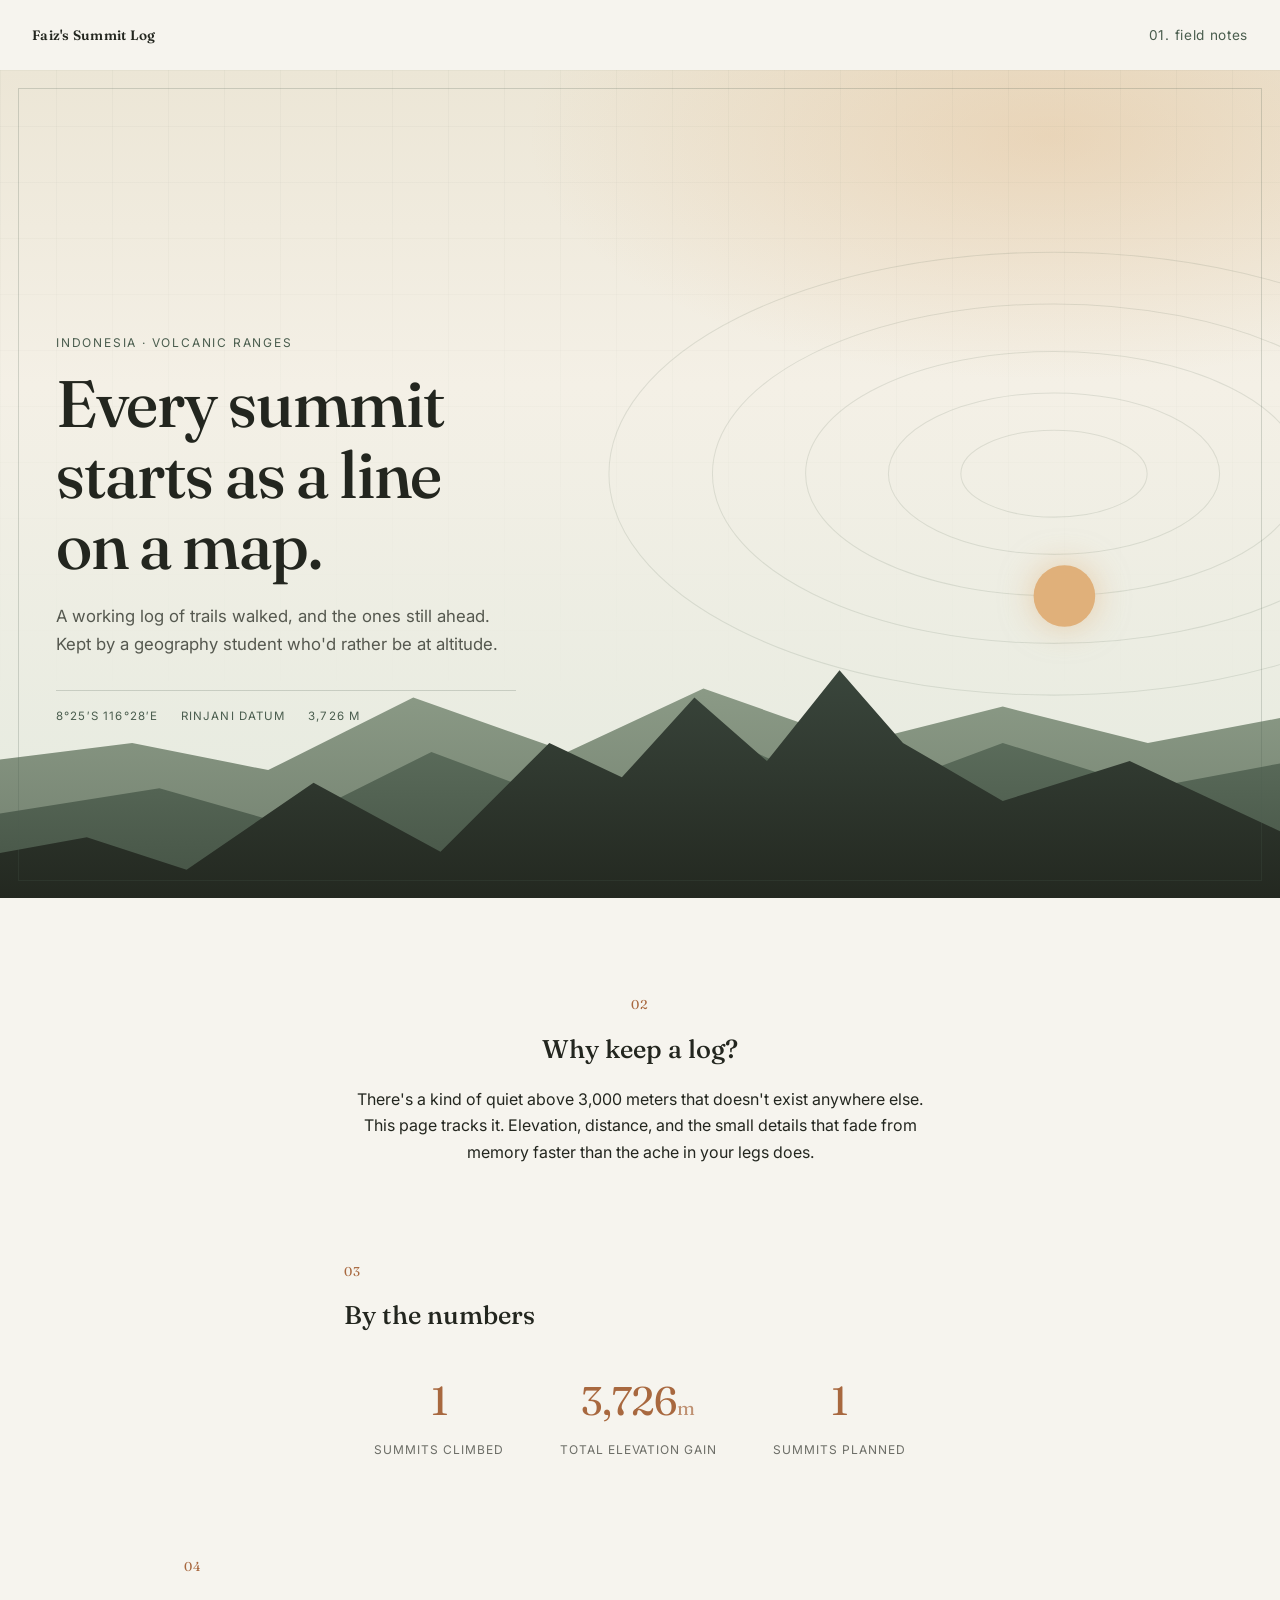
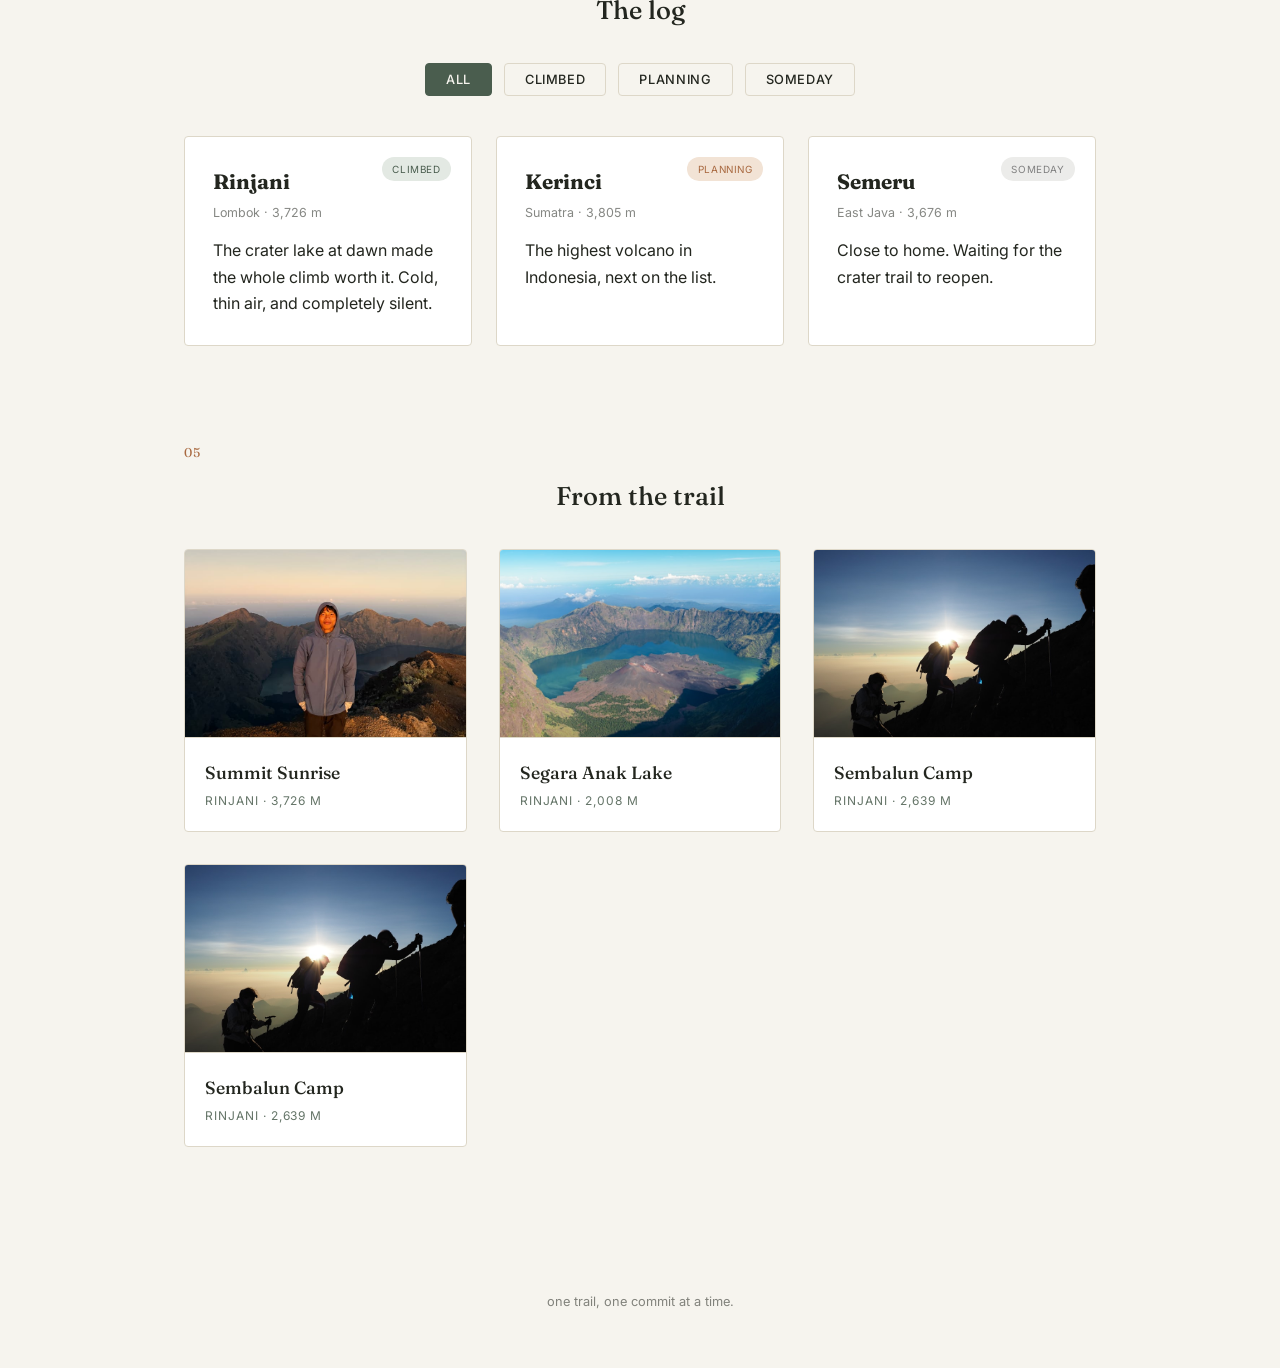
<file: index.html>
<!DOCTYPE html>
<html lang="en">
<head>
  <meta charset="UTF-8">
  <meta name="viewport" content="width=device-width, initial-scale=1.0">
  <title>Summit Log — Faiz</title>
  <link rel="preconnect" href="https://fonts.googleapis.com">
  <link href="https://fonts.googleapis.com/css2?family=Fraunces:opsz,wght@9..144,400;9..144,500;9..144,600&family=Inter:wght@400;500;600&display=swap" rel="stylesheet">
  <link rel="stylesheet" href="style.css">
</head>
<body>

  <nav class="topnav">
    <span class="logo">Faiz's Summit Log</span>
    <span class="nav-tag">01. field notes</span>
  </nav>

  <header class="hero">
    <div class="hero-map" aria-hidden="true">
      <svg class="topo" viewBox="0 0 1440 800" preserveAspectRatio="xMidYMid slice">
        <g fill="none" stroke="#4a5d4e" stroke-opacity="0.16" stroke-width="1">
          <ellipse cx="1120" cy="390" rx="90" ry="42"/>
          <ellipse cx="1120" cy="390" rx="160" ry="78"/>
          <ellipse cx="1120" cy="390" rx="240" ry="118"/>
          <ellipse cx="1120" cy="390" rx="330" ry="164"/>
          <ellipse cx="1120" cy="390" rx="430" ry="214"/>
        </g>
      </svg>
      <svg class="skyline" viewBox="0 0 1440 420" preserveAspectRatio="xMidYMax slice">
        <defs>
          <linearGradient id="rangeFar" x1="0" y1="0" x2="0" y2="1">
            <stop offset="0%" stop-color="#8b9a86"/>
            <stop offset="100%" stop-color="#6f7d6c"/>
          </linearGradient>
          <linearGradient id="rangeMid" x1="0" y1="0" x2="0" y2="1">
            <stop offset="0%" stop-color="#5c6d5c"/>
            <stop offset="100%" stop-color="#445244"/>
          </linearGradient>
          <linearGradient id="rangeNear" x1="0" y1="0" x2="0" y2="1">
            <stop offset="0%" stop-color="#3a463c"/>
            <stop offset="100%" stop-color="#232820"/>
          </linearGradient>
        </defs>
        <circle class="hero-sun" cx="1188" cy="86" r="34" fill="#e0b07a"/>
        <path fill="url(#rangeFar)" d="M0 420 V268 L160 248 L310 278 L470 198 L640 258 L790 188 L960 248 L1120 208 L1280 248 L1440 218 V420 Z"/>
        <path fill="url(#rangeMid)" d="M0 420 V328 L190 298 L330 338 L490 258 L650 318 L800 238 L960 308 L1120 248 L1280 298 L1440 268 V420 Z"/>
        <path fill="url(#rangeNear)" d="M0 420 V372 L110 352 L220 388 L360 292 L500 368 L620 248 L700 286 L780 198 L860 268 L940 168 L1010 248 L1120 312 L1260 268 L1440 352 V420 Z"/>
      </svg>
    </div>
    <div class="hero-content">
      <p class="eyebrow">Indonesia · Volcanic ranges</p>
      <h1>Every summit<br>starts as a line<br>on a map.</h1>
      <p class="subtitle">A working log of trails walked, and the ones still ahead. Kept by a geography student who'd rather be at altitude.</p>
      <ul class="hero-coords">
        <li>8°25′S 116°28′E</li>
        <li>Rinjani datum</li>
        <li>3,726 m</li>
      </ul>
    </div>
  </header>

  <section class="about reveal-on-scroll">
    <span class="section-number">02</span>
    <div class="about-text">
      <h2>Why keep a log?</h2>
      <p>
        There's a kind of quiet above 3,000 meters that doesn't exist anywhere else.
        This page tracks it. Elevation, distance, and the small details that fade
        from memory faster than the ache in your legs does.
      </p>
    </div>
  </section>

  <section class="elevation reveal-on-scroll">
    <span class="section-number">03</span>
    <h2>By the numbers</h2>
    <div class="stats-auto">
      <div class="stat-auto-card">
        <span class="stat-auto-number" id="stat-climbed">-</span>
        <span class="stat-auto-label">Summits Climbed</span>
      </div>
      <div class="stat-auto-card">
        <span class="stat-auto-number" id="stat-elevation">-</span>
        <span class="stat-auto-label">Total Elevation Gain</span>
      </div>
      <div class="stat-auto-card">
        <span class="stat-auto-number" id="stat-planned">-</span>
        <span class="stat-auto-label">Summits Planned</span>
      </div>
    </div>
  </section>

  <section class="mountains reveal-on-scroll">
    <span class="section-number">04</span>
    <h2>The log</h2>
    <div class="filter-buttons">
      <button class="filter-btn active" data-filter="all">All</button>
      <button class="filter-btn" data-filter="climbed">Climbed</button>
      <button class="filter-btn" data-filter="planning">Planning</button>
      <button class="filter-btn" data-filter="someday">Someday</button>
    </div>
    <div class="card-grid">
      <!-- Dynamically loaded from mountains.json -->
    </div>
  </section>

  <section class="gallery reveal-on-scroll">
    <span class="section-number">05</span>
    <h2>From the trail</h2>
    <div class="gallery-grid">
      <!-- Dynamically loaded from photos.json -->
    </div>
  </section>

  <footer class="site-footer">
    <p> one trail, one commit at a time. </p>
  </footer>

  <script src="script.js"></script>
</body>
</html>
</file>
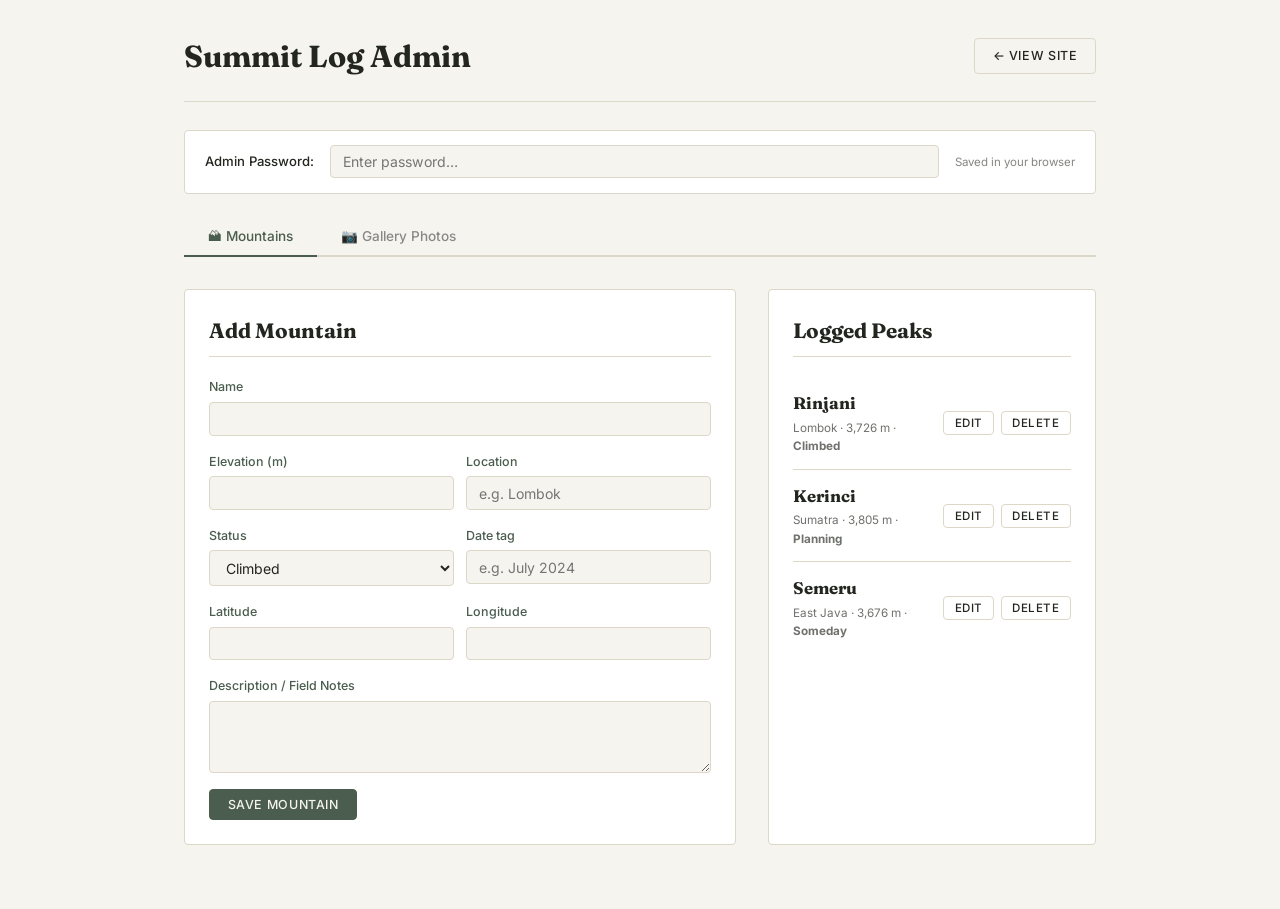
<file: admin/index.html>
<!DOCTYPE html>
<html lang="en">
<head>
  <meta charset="UTF-8">
  <meta name="viewport" content="width=device-width, initial-scale=1.0">
  <title>Admin Dashboard — Summit Log</title>
  <link rel="preconnect" href="https://fonts.googleapis.com">
  <link href="https://fonts.googleapis.com/css2?family=Fraunces:opsz,wght@9..144,400;9..144,500;9..144,600&family=Inter:wght@400;500;600&display=swap" rel="stylesheet">
  <style>
    :root {
      --ink: #23261f; --paper: #f6f4ee; --moss: #4a5d4e;
      --clay: #a8683f; --line: #ddd7c8; --card: #ffffff;
    }
    * { box-sizing: border-box; margin: 0; padding: 0; }
    body { font-family: 'Inter', sans-serif; background: var(--paper); color: var(--ink); line-height: 1.6; }

    /* ── Layout ── */
    .admin-wrap { max-width: 960px; margin: 0 auto; padding: 2rem 1.5rem 4rem; }
    .admin-topbar {
      display: flex; justify-content: space-between; align-items: center;
      border-bottom: 1px solid var(--line); padding-bottom: 1.25rem; margin-bottom: 1.75rem;
    }
    .admin-topbar h1 { font-family: 'Fraunces', serif; font-size: 1.9rem; }
    .btn {
      font-family: 'Inter', sans-serif; font-size: 0.78rem; font-weight: 500;
      text-transform: uppercase; letter-spacing: 0.05em; padding: 0.45rem 1.1rem;
      border: 1px solid var(--line); background: transparent; color: var(--ink);
      border-radius: 4px; cursor: pointer; transition: all 0.2s;
      text-decoration: none; display: inline-block;
    }
    .btn:hover { background: var(--moss); color: var(--paper); border-color: var(--moss); }
    .btn.danger:hover { background: var(--clay); color: var(--paper); border-color: var(--clay); }
    .btn.primary { background: var(--moss); color: var(--paper); border-color: var(--moss); }
    .btn.primary:hover { opacity: 0.85; }

    /* ── Auth bar ── */
    .auth-bar {
      display: flex; align-items: center; gap: 1rem; flex-wrap: wrap;
      background: var(--card); border: 1px solid var(--line); border-radius: 4px;
      padding: 0.9rem 1.25rem; margin-bottom: 1.5rem;
    }
    .auth-bar label { font-size: 0.82rem; font-weight: 500; white-space: nowrap; }
    .field {
      padding: 0.45rem 0.75rem; border: 1px solid var(--line); background: var(--paper);
      color: var(--ink); border-radius: 4px; font-family: 'Inter', sans-serif; font-size: 0.88rem;
    }
    .auth-bar .field { flex: 1; min-width: 180px; }
    .auth-hint { font-size: 0.72rem; opacity: 0.55; }

    /* ── Tabs ── */
    .tabs { display: flex; gap: 0; border-bottom: 2px solid var(--line); margin-bottom: 2rem; }
    .tab-btn {
      font-family: 'Inter', sans-serif; font-size: 0.85rem; font-weight: 500;
      padding: 0.65rem 1.5rem; border: none; background: transparent; cursor: pointer;
      border-bottom: 2px solid transparent; margin-bottom: -2px; color: #888;
      transition: all 0.2s;
    }
    .tab-btn.active { color: var(--moss); border-bottom-color: var(--moss); }
    .tab-panel { display: none; }
    .tab-panel.active { display: block; }

    /* ── Status msg ── */
    #status-box {
      padding: 0.75rem 1rem; border-radius: 4px; font-size: 0.85rem;
      margin-bottom: 1.25rem; display: none;
    }
    #status-box.success { background: #e3e9e3; color: var(--moss); border: 1px solid var(--moss); display: block; }
    #status-box.error   { background: #f2e3d5; color: var(--clay); border: 1px solid var(--clay); display: block; }

    /* ── Two-column layout ── */
    .two-col { display: grid; grid-template-columns: 1fr 1.15fr; gap: 2rem; }
    @media (max-width: 700px) { .two-col { grid-template-columns: 1fr; } }

    /* ── Panel card ── */
    .panel-card {
      background: var(--card); border: 1px solid var(--line);
      border-radius: 4px; padding: 1.5rem;
    }
    .panel-card h2 {
      font-family: 'Fraunces', serif; font-size: 1.3rem;
      border-bottom: 1px solid var(--line); padding-bottom: 0.6rem; margin-bottom: 1.25rem;
    }

    /* ── Form ── */
    .form-group { display: flex; flex-direction: column; gap: 0.3rem; margin-bottom: 1rem; }
    .form-group label { font-size: 0.78rem; font-weight: 500; color: var(--moss); }
    .form-row { display: grid; grid-template-columns: 1fr 1fr; gap: 0.75rem; }
    textarea.field { resize: vertical; min-height: 72px; }
    select.field { cursor: pointer; }
    .form-actions { display: flex; gap: 0.6rem; margin-top: 0.5rem; flex-wrap: wrap; }

    /* ── Image preview ── */
    .img-preview-wrap {
      margin-top: 0.5rem; border: 1px dashed var(--line); border-radius: 4px;
      background: #f0ede5; overflow: hidden; height: 120px; display: flex;
      align-items: center; justify-content: center;
    }
    .img-preview-wrap img { max-height: 120px; max-width: 100%; object-fit: contain; }
    .img-preview-wrap span { font-size: 0.78rem; opacity: 0.5; }

    /* ── Item list ── */
    .item-list { display: flex; flex-direction: column; gap: 0; }
    .item-row {
      display: flex; justify-content: space-between; align-items: center;
      padding: 0.8rem 0; border-bottom: 1px solid var(--line); gap: 1rem;
    }
    .item-row:last-child { border-bottom: none; }
    .item-info h4 { font-family: 'Fraunces', serif; font-size: 1.05rem; }
    .item-info p { font-size: 0.73rem; opacity: 0.65; margin-top: 0.1rem; }
    .item-thumb {
      width: 52px; height: 36px; object-fit: cover; border-radius: 2px;
      border: 1px solid var(--line); flex-shrink: 0;
    }
    .item-actions { display: flex; gap: 0.4rem; flex-shrink: 0; }
    .item-actions .btn { padding: 0.25rem 0.65rem; font-size: 0.72rem; }
    .empty-msg { font-size: 0.88rem; opacity: 0.55; padding: 0.5rem 0; }
  </style>
</head>
<body>

<div class="admin-wrap">

  <!-- Top bar -->
  <div class="admin-topbar">
    <h1>Summit Log Admin</h1>
    <a href="../" class="btn">← View Site</a>
  </div>

  <!-- Auth -->
  <div class="auth-bar">
    <label for="admin-pass">Admin Password:</label>
    <input type="password" id="admin-pass" class="field" placeholder="Enter password…">
    <span class="auth-hint">Saved in your browser</span>
  </div>

  <!-- Status -->
  <div id="status-box"></div>

  <!-- Tabs -->
  <div class="tabs">
    <button class="tab-btn active" data-tab="mountains">🏔 Mountains</button>
    <button class="tab-btn" data-tab="gallery">📷 Gallery Photos</button>
  </div>

  <!-- ══ TAB: Mountains ══════════════════════════════════════════════════════ -->
  <div id="tab-mountains" class="tab-panel active">
    <div class="two-col">

      <!-- Form -->
      <div class="panel-card">
        <h2 id="mtn-form-title">Add Mountain</h2>
        <form id="mtn-form">
          <input type="hidden" id="mtn-edit-idx" value="-1">

          <div class="form-group">
            <label for="mtn-name">Name</label>
            <input type="text" id="mtn-name" class="field" required>
          </div>

          <div class="form-row">
            <div class="form-group">
              <label for="mtn-elevation">Elevation (m)</label>
              <input type="number" id="mtn-elevation" class="field" required>
            </div>
            <div class="form-group">
              <label for="mtn-location">Location</label>
              <input type="text" id="mtn-location" class="field" placeholder="e.g. Lombok" required>
            </div>
          </div>

          <div class="form-row">
            <div class="form-group">
              <label for="mtn-status">Status</label>
              <select id="mtn-status" class="field" required>
                <option value="climbed">Climbed</option>
                <option value="planning">Planning</option>
                <option value="someday">Someday</option>
              </select>
            </div>
            <div class="form-group">
              <label for="mtn-date">Date tag</label>
              <input type="text" id="mtn-date" class="field" placeholder="e.g. July 2024" required>
            </div>
          </div>

          <div class="form-row">
            <div class="form-group">
              <label for="mtn-lat">Latitude</label>
              <input type="number" step="any" id="mtn-lat" class="field" required>
            </div>
            <div class="form-group">
              <label for="mtn-lng">Longitude</label>
              <input type="number" step="any" id="mtn-lng" class="field" required>
            </div>
          </div>

          <div class="form-group">
            <label for="mtn-desc">Description / Field Notes</label>
            <textarea id="mtn-desc" class="field" required></textarea>
          </div>

          <div class="form-actions">
            <button type="submit" class="btn primary">Save Mountain</button>
            <button type="button" id="mtn-cancel" class="btn" style="display:none">Cancel</button>
          </div>
        </form>
      </div>

      <!-- List -->
      <div class="panel-card">
        <h2>Logged Peaks</h2>
        <div class="item-list" id="mtn-list">
          <p class="empty-msg">Loading…</p>
        </div>
      </div>

    </div>
  </div><!-- /tab-mountains -->

  <!-- ══ TAB: Gallery ═══════════════════════════════════════════════════════ -->
  <div id="tab-gallery" class="tab-panel">
    <div class="two-col">

      <!-- Form -->
      <div class="panel-card">
        <h2 id="gal-form-title">Add Photo</h2>
        <form id="gal-form">
          <input type="hidden" id="gal-edit-idx" value="-1">

          <!-- Image upload -->
          <div class="form-group">
            <label for="gal-file-input">Upload Image</label>
            <input type="file" id="gal-file-input" class="field" accept="image/*">
            <div class="img-preview-wrap" id="gal-img-preview">
              <span>No image selected</span>
            </div>
          </div>

          <!-- Or use existing path -->
          <div class="form-group">
            <label for="gal-filepath">
              Or use existing path &nbsp;<span style="font-weight:400; opacity:.6">(e.g. images/rinjani_summit.jpg)</span>
            </label>
            <input type="text" id="gal-filepath" class="field" placeholder="images/your_photo.jpg">
          </div>

          <div class="form-group">
            <label for="gal-title">Title</label>
            <input type="text" id="gal-title" class="field" required>
          </div>

          <div class="form-group">
            <label for="gal-meta">Meta / Caption</label>
            <input type="text" id="gal-meta" class="field" placeholder="e.g. Rinjani · 3,726 m" required>
          </div>

          <div class="form-actions">
            <button type="submit" class="btn primary">Save Photo</button>
            <button type="button" id="gal-cancel" class="btn" style="display:none">Cancel</button>
          </div>
        </form>
      </div>

      <!-- List -->
      <div class="panel-card">
        <h2>Photo Library</h2>
        <div class="item-list" id="gal-list">
          <p class="empty-msg">Loading…</p>
        </div>
      </div>

    </div>
  </div><!-- /tab-gallery -->

</div><!-- /admin-wrap -->

<script>
// ══════════════════════════════════════════════════════════════════════════════
// Shared helpers
// ══════════════════════════════════════════════════════════════════════════════
const passEl = document.getElementById('admin-pass');
passEl.value = localStorage.getItem('summit_admin_pass') || '';
passEl.addEventListener('input', () => localStorage.setItem('summit_admin_pass', passEl.value));

const statusBox = document.getElementById('status-box');
let statusTimer;
function showStatus(msg, type = 'success') {
  statusBox.textContent = msg;
  statusBox.className = type;
  clearTimeout(statusTimer);
  statusTimer = setTimeout(() => { statusBox.className = ''; statusBox.style.display = 'none'; }, 6000);
}

async function apiPost(endpoint, payload) {
  const res = await fetch(endpoint, {
    method: 'POST',
    headers: { 'Content-Type': 'application/json' },
    body: JSON.stringify({ password: passEl.value, ...payload }),
  });
  const json = await res.json();
  if (!res.ok) throw new Error(json.error || 'Request failed');
  return json;
}

// ── Tabs ──────────────────────────────────────────────────────────────────────
document.querySelectorAll('.tab-btn').forEach(btn => {
  btn.addEventListener('click', () => {
    document.querySelectorAll('.tab-btn').forEach(b => b.classList.remove('active'));
    document.querySelectorAll('.tab-panel').forEach(p => p.classList.remove('active'));
    btn.classList.add('active');
    document.getElementById(`tab-${btn.dataset.tab}`).classList.add('active');
  });
});

// ══════════════════════════════════════════════════════════════════════════════
// Mountains CRUD
// ══════════════════════════════════════════════════════════════════════════════
let mountains = [];

async function loadMountains() {
  try {
    const res = await fetch(`../mountains.json?t=${Date.now()}`);
    mountains = await res.json();
    renderMtnList();
  } catch (e) { showStatus('Failed to load mountains: ' + e.message, 'error'); }
}

function renderMtnList() {
  const el = document.getElementById('mtn-list');
  if (!mountains.length) { el.innerHTML = '<p class="empty-msg">No mountains yet.</p>'; return; }
  el.innerHTML = mountains.map((m, i) => `
    <div class="item-row">
      <div class="item-info">
        <h4>${m.name}</h4>
        <p>${m.location} · ${Number(m.elevation).toLocaleString()} m · <b style="text-transform:capitalize">${m.status}</b></p>
      </div>
      <div class="item-actions">
        <button class="btn" onclick="editMtn(${i})">Edit</button>
        <button class="btn danger" onclick="deleteMtn(${i})">Delete</button>
      </div>
    </div>`).join('');
}

window.editMtn = function(i) {
  const m = mountains[i];
  document.getElementById('mtn-edit-idx').value = i;
  document.getElementById('mtn-name').value = m.name;
  document.getElementById('mtn-elevation').value = m.elevation;
  document.getElementById('mtn-location').value = m.location;
  document.getElementById('mtn-status').value = m.status;
  document.getElementById('mtn-date').value = m.date;
  document.getElementById('mtn-lat').value = m.coords[0];
  document.getElementById('mtn-lng').value = m.coords[1];
  document.getElementById('mtn-desc').value = m.description;
  document.getElementById('mtn-form-title').textContent = `Edit: ${m.name}`;
  document.getElementById('mtn-cancel').style.display = 'inline-block';
  document.getElementById('mtn-name').focus();
};

window.deleteMtn = async function(i) {
  if (!confirm(`Delete "${mountains[i].name}"?`)) return;
  mountains.splice(i, 1);
  await saveMountains();
};

function resetMtnForm() {
  document.getElementById('mtn-form').reset();
  document.getElementById('mtn-edit-idx').value = '-1';
  document.getElementById('mtn-form-title').textContent = 'Add Mountain';
  document.getElementById('mtn-cancel').style.display = 'none';
}

document.getElementById('mtn-cancel').addEventListener('click', resetMtnForm);

document.getElementById('mtn-form').addEventListener('submit', async e => {
  e.preventDefault();
  const idx = parseInt(document.getElementById('mtn-edit-idx').value);
  const entry = {
    name:        document.getElementById('mtn-name').value.trim(),
    elevation:   parseInt(document.getElementById('mtn-elevation').value),
    location:    document.getElementById('mtn-location').value.trim(),
    status:      document.getElementById('mtn-status').value,
    date:        document.getElementById('mtn-date').value.trim(),
    coords:      [parseFloat(document.getElementById('mtn-lat').value), parseFloat(document.getElementById('mtn-lng').value)],
    description: document.getElementById('mtn-desc').value.trim(),
  };
  if (idx === -1) mountains.push(entry); else mountains[idx] = entry;
  await saveMountains();
  resetMtnForm();
});

async function saveMountains() {
  if (!passEl.value) { showStatus('Enter admin password first.', 'error'); return; }
  try {
    await apiPost('../api/update-mountains', { data: mountains });
    showStatus('Mountains saved successfully!');
    renderMtnList();
  } catch (e) { showStatus('Save failed: ' + e.message, 'error'); }
}

// ══════════════════════════════════════════════════════════════════════════════
// Gallery CRUD
// ══════════════════════════════════════════════════════════════════════════════
let photos = [];
let pendingUploadBase64 = null;
let pendingUploadFilename = null;

async function loadPhotos() {
  try {
    const res = await fetch(`../images/photos.json?t=${Date.now()}`);
    photos = await res.json();
    renderGalList();
  } catch (e) { showStatus('Failed to load photos: ' + e.message, 'error'); }
}

function renderGalList() {
  const el = document.getElementById('gal-list');
  if (!photos.length) { el.innerHTML = '<p class="empty-msg">No photos yet.</p>'; return; }
  el.innerHTML = photos.map((p, i) => `
    <div class="item-row">
      <img class="item-thumb" src="../${p.file}?t=${Date.now()}" alt="${p.caption.title}" onerror="this.style.display='none'">
      <div class="item-info" style="flex:1">
        <h4>${p.caption.title}</h4>
        <p>${p.caption.meta}</p>
      </div>
      <div class="item-actions">
        <button class="btn" onclick="editPhoto(${i})">Edit</button>
        <button class="btn danger" onclick="deletePhoto(${i})">Delete</button>
      </div>
    </div>`).join('');
}

window.editPhoto = function(i) {
  const p = photos[i];
  document.getElementById('gal-edit-idx').value = i;
  document.getElementById('gal-filepath').value = p.file;
  document.getElementById('gal-title').value = p.caption.title;
  document.getElementById('gal-meta').value = p.caption.meta;

  const previewWrap = document.getElementById('gal-img-preview');
  previewWrap.innerHTML = `<img src="../${p.file}?t=${Date.now()}" alt="${p.caption.title}" onerror="this.style.display='none'">`;

  pendingUploadBase64 = null;
  pendingUploadFilename = null;
  document.getElementById('gal-file-input').value = '';
  document.getElementById('gal-form-title').textContent = `Edit: ${p.caption.title}`;
  document.getElementById('gal-cancel').style.display = 'inline-block';
  document.getElementById('gal-title').focus();
};

window.deletePhoto = async function(i) {
  if (!confirm(`Delete photo "${photos[i].caption.title}"?`)) return;
  photos.splice(i, 1);
  await savePhotos();
};

function resetGalForm() {
  document.getElementById('gal-form').reset();
  document.getElementById('gal-edit-idx').value = '-1';
  document.getElementById('gal-form-title').textContent = 'Add Photo';
  document.getElementById('gal-cancel').style.display = 'none';
  document.getElementById('gal-img-preview').innerHTML = '<span>No image selected</span>';
  pendingUploadBase64 = null;
  pendingUploadFilename = null;
}

document.getElementById('gal-cancel').addEventListener('click', resetGalForm);

// File picker → Base64 preview
document.getElementById('gal-file-input').addEventListener('change', e => {
  const file = e.target.files[0];
  if (!file) return;
  pendingUploadFilename = file.name;

  const reader = new FileReader();
  reader.onload = ev => {
    pendingUploadBase64 = ev.target.result.split(',')[1]; // strip data: prefix
    const previewWrap = document.getElementById('gal-img-preview');
    previewWrap.innerHTML = `<img src="${ev.target.result}" alt="preview">`;
    // Auto-fill filepath
    if (!document.getElementById('gal-filepath').value) {
      document.getElementById('gal-filepath').value = `images/${file.name}`;
    }
  };
  reader.readAsDataURL(file);
});

document.getElementById('gal-form').addEventListener('submit', async e => {
  e.preventDefault();
  if (!passEl.value) { showStatus('Enter admin password first.', 'error'); return; }

  let filePath = document.getElementById('gal-filepath').value.trim();

  // Upload image file if a new one was selected
  if (pendingUploadBase64 && pendingUploadFilename) {
    try {
      showStatus('Uploading image…');
      const upRes = await apiPost('../api/upload-image', {
        filename: pendingUploadFilename,
        base64: pendingUploadBase64,
      });
      filePath = upRes.file; // path returned from function
    } catch (err) {
      showStatus('Image upload failed: ' + err.message, 'error');
      return;
    }
  }

  if (!filePath) { showStatus('Select an image file or provide a path.', 'error'); return; }

  const idx = parseInt(document.getElementById('gal-edit-idx').value);
  const entry = {
    file: filePath,
    caption: {
      title: document.getElementById('gal-title').value.trim(),
      meta:  document.getElementById('gal-meta').value.trim(),
    },
  };

  if (idx === -1) photos.push(entry); else photos[idx] = entry;
  await savePhotos();
  resetGalForm();
});

async function savePhotos() {
  try {
    await apiPost('../api/update-photos', { data: photos });
    showStatus('Gallery saved successfully!');
    renderGalList();
  } catch (e) { showStatus('Save failed: ' + e.message, 'error'); }
}

// ══════════════════════════════════════════════════════════════════════════════
// Init
// ══════════════════════════════════════════════════════════════════════════════
loadMountains();
loadPhotos();
</script>
</body>
</html>
</file>
<file: style.css>
:root {
  --ink: #23261f;
  --paper: #f6f4ee;
  --moss: #4a5d4e;
  --clay: #a8683f;
  --line: #ddd7c8;
  --card: #ffffff;
}

* { box-sizing: border-box; margin: 0; padding: 0; }

body {
  font-family: 'Inter', sans-serif;
  background: var(--paper);
  color: var(--ink);
  line-height: 1.65;
}

h1, h2 {
  font-family: 'Fraunces', serif;
  font-weight: 500;
}

/* Nav */
.topnav {
  display: flex;
  justify-content: space-between;
  align-items: center;
  padding: 1.5rem 2rem;
  font-size: 0.85rem;
}

.logo {
  font-family: 'Fraunces', serif;
  font-weight: 600;
  letter-spacing: 0.02em;
}

.nav-tag {
  color: var(--moss);
  letter-spacing: 0.05em;
}

/* Hero */
.hero {
  position: relative;
  min-height: min(92vh, 840px);
  display: flex;
  align-items: flex-end;
  padding: 1.25rem;
  overflow: hidden;
  background:
    radial-gradient(900px 420px at 82% 8%, rgba(224, 176, 122, 0.34), transparent 58%),
    linear-gradient(180deg, #ece6d6 0%, #f4f0e6 38%, #e4eadf 100%);
}

.hero::after {
  content: "";
  position: absolute;
  inset: 1.1rem;
  border: 1px solid rgba(74, 93, 78, 0.22);
  pointer-events: none;
  z-index: 3;
}

.hero-map {
  position: absolute;
  inset: 0;
  pointer-events: none;
}

.hero-map::before {
  content: "";
  position: absolute;
  inset: 0;
  background-image:
    linear-gradient(rgba(74, 93, 78, 0.07) 1px, transparent 1px),
    linear-gradient(90deg, rgba(74, 93, 78, 0.07) 1px, transparent 1px);
  background-size: 56px 56px;
  mask-image: linear-gradient(180deg, rgba(0,0,0,0.55), transparent 78%);
}

.topo {
  position: absolute;
  inset: 0;
  width: 100%;
  height: 100%;
  opacity: 0.85;
}

.skyline {
  position: absolute;
  bottom: 0;
  left: 0;
  width: 100%;
  height: 46%;
  min-height: 240px;
}

.hero-sun {
  filter: drop-shadow(0 0 18px rgba(224, 176, 122, 0.55));
}

.hero-content {
  position: relative;
  z-index: 2;
  max-width: 640px;
  padding: 3.5rem 2.25rem 9.5rem;
  text-align: left;
}

.eyebrow {
  text-transform: uppercase;
  letter-spacing: 0.15em;
  font-size: 0.75rem;
  color: var(--moss);
  margin-bottom: 1rem;
}

.hero h1 {
  font-size: clamp(2.5rem, 6vw, 4.1rem);
  line-height: 1.08;
  letter-spacing: -0.02em;
}

.subtitle {
  margin-top: 1.35rem;
  font-size: 1.05rem;
  color: #55584f;
  max-width: 460px;
}

.hero-coords {
  display: flex;
  flex-wrap: wrap;
  gap: 0.65rem 1.4rem;
  margin-top: 2rem;
  padding-top: 1rem;
  border-top: 1px solid rgba(74, 93, 78, 0.22);
  max-width: 460px;
  list-style: none;
  font-size: 0.72rem;
  letter-spacing: 0.1em;
  text-transform: uppercase;
  color: var(--moss);
}

/* Section number pattern */
.section-number {
  display: block;
  font-family: 'Fraunces', serif;
  font-size: 0.8rem;
  color: var(--clay);
  letter-spacing: 0.1em;
  margin-bottom: 0.75rem;
}

/* About */
.about {
  max-width: 640px;
  margin: 6rem auto;
  padding: 0 1.5rem;
  text-align: center;
}

.about h2 { font-size: 1.6rem; margin-bottom: 1rem; }

/* Stats */
.stats {
  display: flex;
  justify-content: center;
  gap: 3.5rem;
  flex-wrap: wrap;
  padding: 2.5rem 1.5rem;
  border-top: 1px solid var(--line);
  border-bottom: 1px solid var(--line);
}

.stat {
  display: flex;
  flex-direction: column;
  align-items: center;
}

.stat-number {
  font-family: 'Fraunces', serif;
  font-size: 2.2rem;
  color: var(--clay);
}

.stat-number small { font-size: 1.1rem; opacity: 0.7; }

.stat-label {
  font-size: 0.75rem;
  text-transform: uppercase;
  letter-spacing: 0.08em;
  margin-top: 0.35rem;
  opacity: 0.65;
}

/* Elevation bars */
.elevation {
  max-width: 640px;
  margin: 6rem auto;
  padding: 0 1.5rem;
}

.elevation h2 { font-size: 1.6rem; margin-bottom: 2rem; }

.bar-row {
  display: grid;
  grid-template-columns: 80px 1fr 70px;
  align-items: center;
  gap: 1rem;
  margin-bottom: 1.1rem;
}

.bar-label { font-size: 0.85rem; }

.bar-track {
  height: 8px;
  background: var(--line);
  border-radius: 999px;
  overflow: hidden;
}

.bar-fill {
  height: 100%;
  border-radius: 999px;
  width: calc(var(--h) / 3805 * 100%);
  animation: grow 1s ease forwards;
}

.bar-fill.climbed { background: var(--moss); }
.bar-fill.planned { background: var(--clay); }
.bar-fill.idea { background: #b7b2a3; }

@keyframes grow {
  from { transform: scaleX(0); transform-origin: left; }
  to { transform: scaleX(1); transform-origin: left; }
}

.bar-value {
  font-size: 0.8rem;
  text-align: right;
  color: #666;
}

/* Mountains grid */
.mountains {
  max-width: 960px;
  margin: 6rem auto;
  padding: 0 1.5rem;
}

.mountains h2 { font-size: 1.6rem; margin-bottom: 2rem; text-align: center; }

.card-grid {
  display: grid;
  grid-template-columns: repeat(auto-fit, minmax(240px, 1fr));
  gap: 1.5rem;
}

.card {
  position: relative;
  background: var(--card);
  border: 1px solid var(--line);
  border-radius: 4px;
  padding: 1.75rem;
  transition: box-shadow 0.2s ease, border-color 0.2s ease;
}

.card:hover {
  box-shadow: 0 16px 30px rgba(35,38,31,0.08);
  border-color: #c8c1ae;
}

.card h3 {
  font-family: 'Fraunces', serif;
  font-size: 1.3rem;
  margin-bottom: 0.25rem;
}

.card .meta {
  font-size: 0.78rem;
  opacity: 0.55;
  margin-bottom: 0.85rem;
}

.card-badge {
  position: absolute;
  top: 1.25rem;
  right: 1.25rem;
  font-size: 0.62rem;
  text-transform: uppercase;
  letter-spacing: 0.06em;
  padding: 0.25rem 0.65rem;
  border-radius: 999px;
}

.climbed .card-badge { background: #e3e9e3; color: var(--moss); }
.planned .card-badge { background: #f2e3d5; color: var(--clay); }
.idea .card-badge { background: #ececea; color: #808080; }

/* Footer */
.site-footer {
  text-align: center;
  padding: 3rem 1.5rem 3.5rem;
  font-size: 0.8rem;
  opacity: 0.55;
}

/* Responsive */
@media (max-width: 720px) {
  .hero {
    min-height: 88vh;
    padding: 0.75rem;
  }

  .hero::after {
    inset: 0.7rem;
  }

  .hero-content {
    padding: 2.5rem 1.35rem 8.5rem;
  }

  .skyline {
    height: 38%;
    min-height: 180px;
  }
}

@media (max-width: 480px) {
  .stats { gap: 1.75rem; }
  .bar-row { grid-template-columns: 60px 1fr 55px; }
  .hero-coords { gap: 0.45rem 1rem; }
}

/* Scroll reveal — toggled by script.js */
.reveal-on-scroll {
  opacity: 0;
  transform: translateY(20px);
  transition: opacity 0.6s ease-out, transform 0.6s ease-out;
}

.reveal-on-scroll.is-visible {
  opacity: 1;
  transform: translateY(0);
}

/* Gallery Section */
.gallery {
  max-width: 960px;
  margin: 6rem auto;
  padding: 0 1.5rem;
}

.gallery h2 {
  font-size: 1.6rem;
  margin-bottom: 2rem;
  text-align: center;
}

.gallery-grid {
  display: grid;
  grid-template-columns: repeat(auto-fit, minmax(280px, 1fr));
  gap: 2rem;
}

.gallery-item {
  display: flex;
  flex-direction: column;
  background: var(--card);
  border: 1px solid var(--line);
  border-radius: 4px;
  overflow: hidden;
  transition: box-shadow 0.2s ease, border-color 0.2s ease;
}

.gallery-item:hover {
  box-shadow: 0 16px 30px rgba(35,38,31,0.08);
  border-color: #c8c1ae;
}

.gallery-img-wrapper {
  aspect-ratio: 3 / 2;
  overflow: hidden;
  background: #e2dfd5;
}

.gallery-item img {
  width: 100%;
  height: 100%;
  object-fit: cover;
  display: block;
  transition: transform 0.4s ease;
}

.gallery-item:hover img {
  transform: scale(1.04);
}

.gallery-item figcaption {
  padding: 1.25rem;
  display: flex;
  flex-direction: column;
  gap: 0.25rem;
  border-top: 1px solid var(--line);
}

.photo-title {
  font-family: 'Fraunces', serif;
  font-weight: 500;
  font-size: 1.1rem;
  color: var(--ink);
}

.photo-meta {
  font-size: 0.75rem;
  text-transform: uppercase;
  letter-spacing: 0.08em;
  color: var(--moss);
  opacity: 0.85;
}

/* Dynamic Stats Grid for Section 03 */
.stats-auto {
  display: flex;
  justify-content: center;
  gap: 3.5rem;
  flex-wrap: wrap;
  margin-top: 2rem;
}

.stat-auto-card {
  display: flex;
  flex-direction: column;
  align-items: center;
}

.stat-auto-number {
  font-family: 'Fraunces', serif;
  font-size: 2.5rem;
  color: var(--clay);
}

.stat-auto-number small {
  font-size: 1.2rem;
  opacity: 0.7;
}

.stat-auto-label {
  font-size: 0.75rem;
  text-transform: uppercase;
  letter-spacing: 0.08em;
  margin-top: 0.35rem;
  opacity: 0.65;
}

/* Client-side Filtering for Section 04 */
.filter-buttons {
  display: flex;
  justify-content: center;
  gap: 0.75rem;
  margin-bottom: 2.5rem;
}

.filter-btn {
  font-family: 'Inter', sans-serif;
  font-size: 0.8rem;
  font-weight: 500;
  text-transform: uppercase;
  letter-spacing: 0.05em;
  padding: 0.5rem 1.25rem;
  border: 1px solid var(--line);
  background: transparent;
  color: var(--ink);
  border-radius: 4px;
  cursor: pointer;
  transition: all 0.25s ease;
}

.filter-btn:hover, .filter-btn.active {
  background: var(--moss);
  color: var(--paper);
  border-color: var(--moss);
}

/* Hidden Class for Filtered Cards */
.card.hidden {
  display: none !important;
}
</file>
